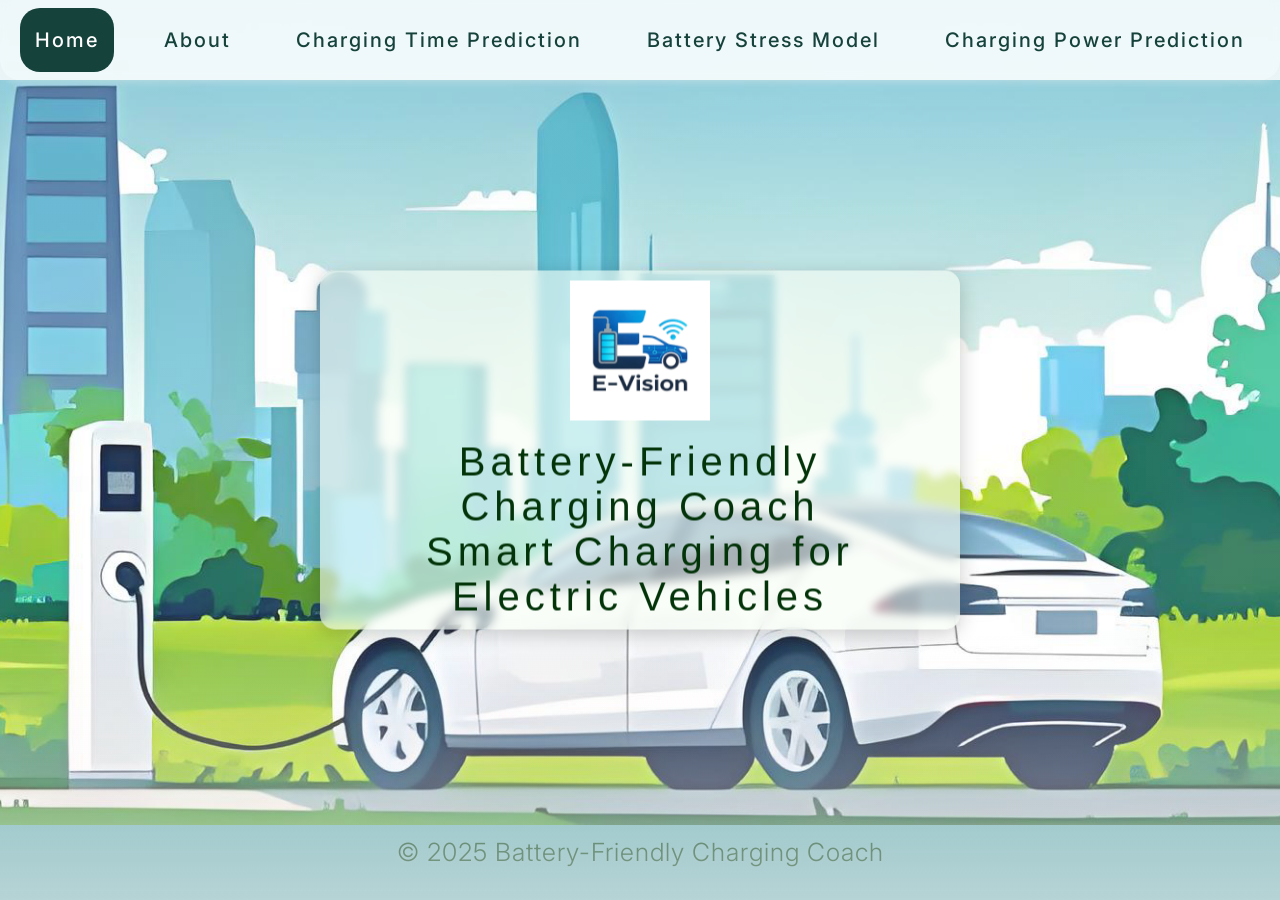
<file: index.html>
<!DOCTYPE html>
<html lang="en">
<head>
  <meta charset="UTF-8">
  <meta name="viewport" content="width=device-width, initial-scale=1.0">
  <title>Battery-Friendly Charging Coach</title>

  <!-- fontawesome -->
  <link rel="stylesheet" href="https://cdnjs.cloudflare.com/ajax/libs/font-awesome/6.0.0-beta3/css/all.min.css">

  <!-- stylesheet -->
  <link rel="stylesheet" href="/static/styles.css">
</head>
<body class="home">

  <header>
    <nav>
      <a class="nav-items active" href="/">Home</a>
      <a class="nav-items" href="/about">About</a>
      <a class="nav-items" href="/charging_time_prediction">Charging Time Prediction</a>
      <a class="nav-items" href="/battery_stress">Battery Stress Model</a>
      <a class="nav-items" href="/power_detection">Charging Power Prediction</a>
    </nav>
  </header>

  <div class="content">

    <div class="title">
      <div class="text-box"> <!-- 添加了文本框 -->
        <img src="/static/logo.jpg" alt="Battery-Friendly Logo" class="logo-img" style="width: 140px; height: auto;">
        <h3>Battery-Friendly Charging Coach</h3>
        <h3>Smart Charging for Electric Vehicles</h3>
      </div>
    </div>

    

   

    <div class="slider">
      <i class="fa-solid fa-chevron-left"></i>
      <i class="fa-solid fa-chevron-right"></i>
    </div>
  </div>
  <footer>
    <p>© 2025 Battery-Friendly Charging Coach</p>
  </footer>

</body>
</html>
</file>
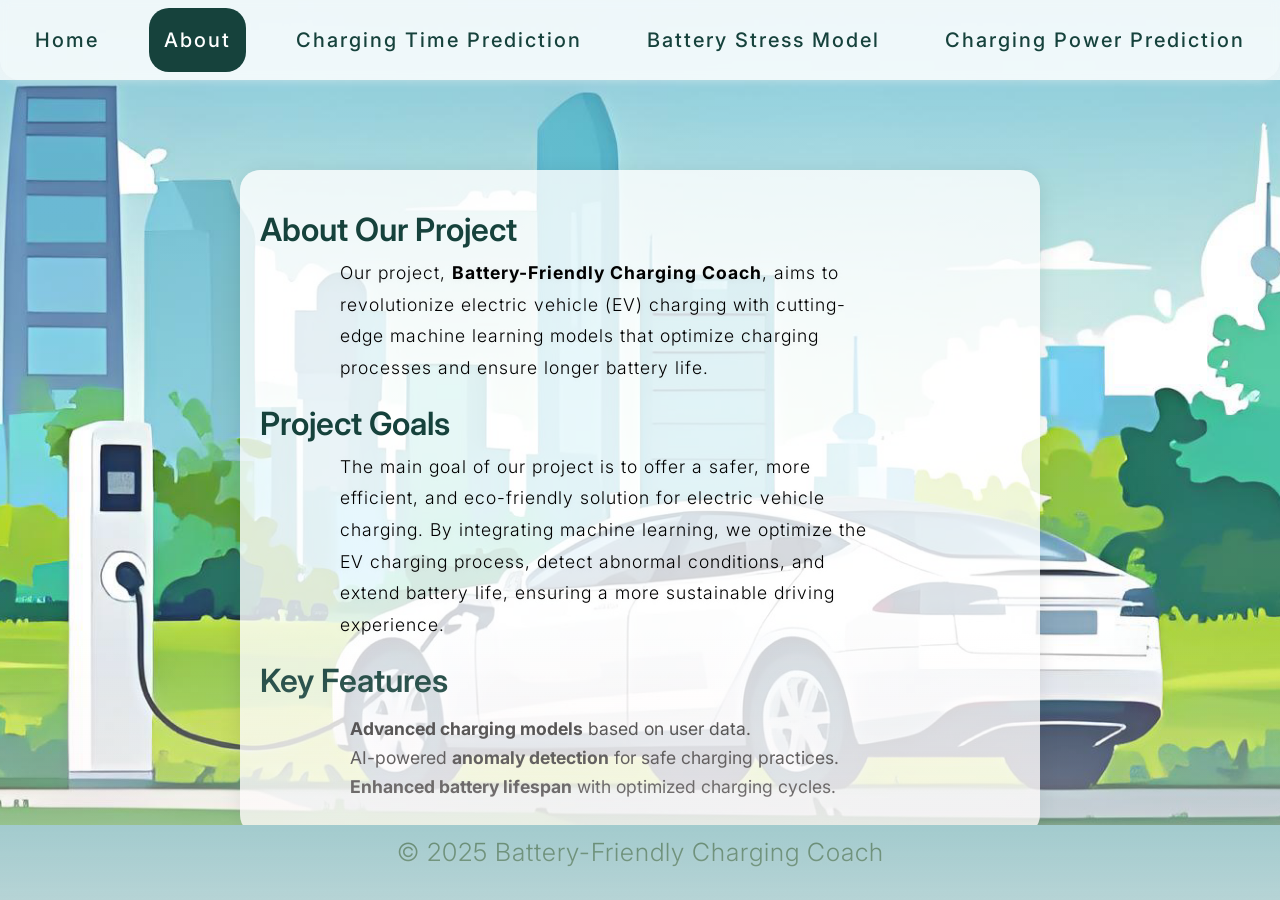
<file: about.html>
<!DOCTYPE html>
<html lang="en">
<head>
  <meta charset="UTF-8">
  <meta name="viewport" content="width=device-width, initial-scale=1.0">
  <title>About | Battery-Friendly Charging Coach</title>

  <!-- fontawesome -->
  <link rel="stylesheet" href="https://cdnjs.cloudflare.com/ajax/libs/font-awesome/6.0.0-beta3/css/all.min.css">

  <!-- stylesheet -->
  <link rel="stylesheet" href="/static/styles.css">
</head>
<body class="home">

  <!-- Header / Navigation Bar -->
  <header>
    <nav>
      <a class="nav-items " href="/">Home</a>
      <a class="nav-items active" href="/about">About</a>
      <a class="nav-items" href="/charging_time_prediction">Charging Time Prediction</a>
      <a class="nav-items" href="/battery_stress">Battery Stress Model</a>
      <a class="nav-items" href="/power_detection">Charging Power Prediction</a>
    </nav>
  </header>

  <!-- Main Content -->
  <div class="about-content" >
    
    <div class="text-box" style="position: relative;">
      
      <h3>About Our Project</h2>
      <p>
        Our project, <b>Battery-Friendly Charging Coach</b>, aims to revolutionize electric vehicle (EV) charging with cutting-edge machine learning models that optimize charging processes and ensure longer battery life.
      </p>
      <h3>Project Goals</h3>
      <p>
        The main goal of our project is to offer a safer, more efficient, and eco-friendly solution for electric vehicle charging. By integrating machine learning, we optimize the EV charging process, detect abnormal conditions, and extend battery life, ensuring a more sustainable driving experience.
      </p>
      <h3>Key Features</h3>
      <ul>
        <li><b>Advanced charging models</b> based on user data.</li>
        <li>AI-powered <b>anomaly detection</b> for safe charging practices.</li>
        <li><b>Enhanced battery lifespan</b> with optimized charging cycles.</li>
      </ul>
      
    </div>
  </div>

  <!-- Footer -->
  <footer>
    <p>© 2025 Battery-Friendly Charging Coach</p>
  </footer>

</body>
</html>
</file>
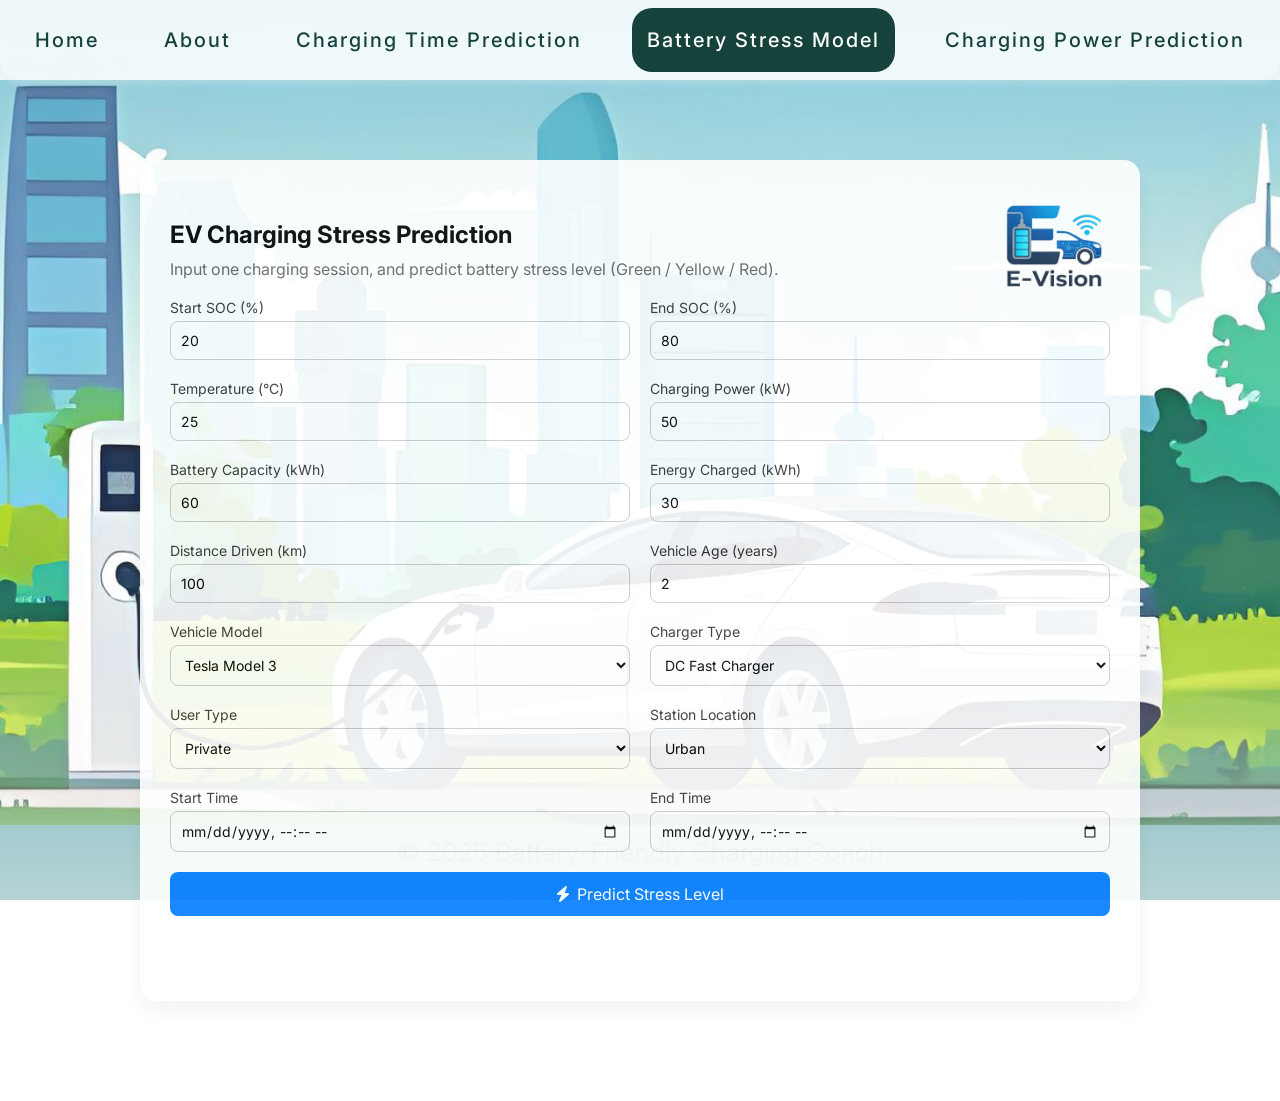
<file: battery_stress.html>
<!DOCTYPE html>
<html lang="en">
<head>
  <meta charset="UTF-8">
  <meta name="viewport" content="width=device-width, initial-scale=1.0">
  <title>EV Charging Stress Prediction</title>
  <link rel="stylesheet" href="https://cdnjs.cloudflare.com/ajax/libs/font-awesome/6.0.0-beta3/css/all.min.css">
  <link rel="stylesheet" href="/static/styles.css">
  <style>
    /* 给页面内的标题加顶部间距 */
    h1 {
      font-size: 24px;
      margin-top: 30px; /* 标题上方空出30px距离，可调整数值 */
      margin-bottom: 10px;
    }

    /* 如果有副标题，也可以一起调整 */
    .subtitle {
      color: #666;
      margin-bottom: 20px;
      margin-top: 10px; /* 副标题上方也可加间距 */
    }
    /* 重置默认样式，避免干扰 */
    * {
      margin: 0;
      padding: 0;
      box-sizing: border-box;
      pointer-events: auto !important; /* 强制启用交互 */
    }

   

    /* 导航栏：改为静态布局，避免遮挡 */
  

    

    nav a.active {
      background-color: #16423c;
      color: white;
    }

    /* 表单容器：彻底下移，确保不被遮挡 */
    .container {
      max-width: 1000px;
      margin: 100px auto;
      background: #ffffff;
      border-radius: 16px;
      padding: 30px;
      box-shadow: 0 10px 25px rgba(0,0,0,0.06);
      opacity: 0.9;
      position: relative;
      z-index: 1; /* 低于导航栏，但高于背景 */
    }

    h1 {
      font-size: 24px;
      margin-bottom: 10px;
    }

    .subtitle {
      color: #666;
      margin-bottom: 20px;
    }

    /* 表单布局：修复网格系统 */
    form {
      display: grid;
      grid-template-columns: 1fr 1fr;
      gap: 20px;
      margin-bottom: 20px;
    }

    .form-group {
      display: flex;
      flex-direction: column;
      gap: 5px;
    }

    label {
      font-size: 14px;
      color: #333;
    }

    /* 表单元素：强制启用交互 */
    select, input[type="number"], input[type="datetime-local"] {
      padding: 10px;
      border-radius: 8px;
      border: 1px solid #ccc;
      font-size: 14px;
      background-color: white;
      z-index: 100 !important; /* 下拉菜单层级最高 */
      position: relative;
    }

    /* 修复下拉菜单显示 */
    select {
      appearance: auto; /* 恢复原生下拉样式 */
      -webkit-appearance: menulist;
    }

    /* 按钮：确保可点击 */
    .btn {
      grid-column: span 2; /* 跨两列 */
      padding: 12px 20px;
      border-radius: 8px;
      border: none;
      background: #007bff;
      color: white;
      font-size: 16px;
      cursor: pointer;
      display: flex;
      justify-content: center;
      align-items: center;
      gap: 8px;
    }

    /* 结果区域 */
    .status {
      margin: 15px 0;
      padding: 10px;
      border-radius: 8px;
    }

    .status.error {
      background-color: #ffebee;
      color: #c53030;
    }

    .status.ok {
      background-color: #e8f5e9;
      color: #2e7d32;
    }

    .results {
      margin-top: 20px;
      padding-top: 20px;
      border-top: 1px solid #eee;
      display: none;
    }

    .result-grid {
      display: grid;
      grid-template-columns: repeat(3, 1fr);
      gap: 15px;
      margin-bottom: 20px;
    }

    .result-card {
      background: #f8fafc;
      padding: 15px;
      border-radius: 8px;
    }

    .result-label {
      font-size: 12px;
      color: #666;
      margin-bottom: 5px;
    }

    .result-value {
      font-size: 18px;
      font-weight: bold;
    }

    .unit {
      font-size: 12px;
      color: #999;
    }

    .badge {
      display: inline-flex;
      align-items: center;
      padding: 3px 8px;
      border-radius: 999px;
      font-size: 12px;
      font-weight: 600;
      color: #fff;
    }
    .badge.green { background: #16a34a; }
    .badge.yellow { background: #eab308; }
    .badge.red { background: #dc2626; }

    .probs-list {
      margin: 4px 0 0;
      padding: 0;
      list-style: none;
      font-size: 12px;
      color: #555;
    }

    .explanation {
      margin-top: 12px;
      font-size: 13px;
      line-height: 1.5;
      background: #f9fafb;
      border-radius: 10px;
      padding: 10px 12px;
      border: 1px dashed #e5e7eb;
    }

    .footer-hint {
      margin-top: 18px;
      font-size: 11px;
      color: #888;
    }

    footer {
      text-align: center;
      margin-top: 30px;
      color: #666;
      font-size: 12px;
    }
  </style>
</head>
<body class="home">

  <header>
    <nav>
      <a class="nav-items" href="/">Home</a>
      <a class="nav-items" href="/about">About</a>
      <a class="nav-items" href="/charging_time_prediction">Charging Time Prediction</a>
      <a class="nav-items active" href="/battery_stress">Battery Stress Model</a>
      <a class="nav-items" href="/power_detection">Charging Power Prediction</a>
    </nav>
  </header>

  <div class="container" style="position: relative;">
    <img 
    src="/static/logo.jpg" 
    alt="Battery-Friendly Logo" 
    style="position: absolute; top: 16px; right: 16px; width: 140px; height: auto; z-index: 10;"
    >
    <h1>EV Charging Stress Prediction</h1>
    <div class="subtitle">
      Input one charging session, and predict battery stress level (Green / Yellow / Red).
    </div>

    <form id="stress-form">
      <!-- SOC -->
      <div class="form-group">
        <label for="soc_start">Start SOC (%)</label>
        <input id="soc_start" type="number" min="0" max="100" value="20">
      </div>
      <div class="form-group">
        <label for="soc_end">End SOC (%)</label>
        <input id="soc_end" type="number" min="0" max="100" value="80">
      </div>
      
      <div class="form-group">
        <label for="temperature">Temperature (°C)</label>
        <input id="temperature" type="number" step="0.1" value="25">
      </div>
      <div class="form-group">
        <label for="charging_rate">Charging Power (kW)</label>
        <input id="charging_rate" type="number" step="0.1" value="50">
      </div>

      <div class="form-group">
        <label for="battery_capacity">Battery Capacity (kWh)</label>
        <input id="battery_capacity" type="number" step="0.1" value="60">
      </div>
      <div class="form-group">
        <label for="energy_consumed">Energy Charged (kWh)</label>
        <input id="energy_consumed" type="number" step="0.1" value="30">
      </div>

      <div class="form-group">
        <label for="distance_driven">Distance Driven (km)</label>
        <input id="distance_driven" type="number" step="1" value="100">
      </div>
      <div class="form-group">
        <label for="vehicle_age">Vehicle Age (years)</label>
        <input id="vehicle_age" type="number" step="0.5" min="0" value="2">
      </div>

      <div class="form-group">
        <label for="vehicle_model">Vehicle Model</label>
        <select id="vehicle_model">
          <option value="Tesla Model 3">Tesla Model 3</option>
          <option value="BMW i3">BMW i3</option>
          <option value="Hyundai Kona">Hyundai Kona</option>
          <option value="Chevy Bolt">Chevy Bolt</option>
          <option value="Nissan Leaf">Nissan Leaf</option>
        </select>
      </div>
      <div class="form-group">
        <label for="charger_type">Charger Type</label>
        <select id="charger_type">
          <option value="DC Fast Charger">DC Fast Charger</option>
          <option value="Level 2">Level 2</option>
          <option value="Level 1">Level 1</option>
        </select>
      </div>

      <div class="form-group">
        <label for="user_type">User Type</label>
        <select id="user_type">
          <option value="Private">Private</option>
          <option value="Taxi">Taxi</option>
          <option value="Ride-hailing">Ride-hailing</option>
          <option value="Fleet">Fleet</option>
        </select>
      </div>
      <div class="form-group">
        <label for="station_location">Station Location</label>
        <select id="station_location">
          <option value="Urban">Urban</option>
          <option value="Suburban">Suburban</option>
          <option value="Highway">Highway</option>
          <option value="Rural">Rural</option>
        </select>
      </div>

      <div class="form-group">
        <label for="start_time">Start Time</label>
        <input id="start_time" type="datetime-local">
      </div>
      <div class="form-group">
        <label for="end_time">End Time</label>
        <input id="end_time" type="datetime-local">
      </div>

      <button type="submit" class="btn">
        <i class="fas fa-bolt"></i> Predict Stress Level
      </button>
    </form>

    <div id="status" class="status"></div>

    <div id="results" class="results">
      <h2>Prediction Result</h2>
      <div class="result-grid">
        <div class="result-card">
          <div class="result-label">Stress Level</div>
          <div class="result-value" id="stress_level">
            -
          </div>
        </div>
        <div class="result-card">
          <div class="result-label">Probabilities</div>
          <ul class="probs-list" id="probs_list">
            <!-- filled by JS -->
          </ul>
        </div>
        <div class="result-card">
          <div class="result-label">Raw Explanation</div>
          <div class="result-value" id="short_summary">-</div>
        </div>
      </div>

      <div class="explanation" id="explanation_full"></div>

      <div class="footer-hint">
        Backend endpoint (expected): <code>POST http://127.0.0.1:5000/predict_stress</code><br>
        Request body: JSON with fields like <code>soc_start, soc_end, temperature, charging_rate, ...</code>
      </div>
    </div>
  </div>

  <footer>
    <p>© 2025 Battery-Friendly Charging Coach</p>
  </footer>

  <script>
    // 强制启用所有表单元素的交互
    document.querySelectorAll('select, input, button').forEach(el => {
      el.style.pointerEvents = 'auto';
      el.style.zIndex = '1000';
    });

    const form = document.getElementById("stress-form");
    const statusEl = document.getElementById("status");
    const resultsEl = document.getElementById("results");

    const levelEl = document.getElementById("stress_level");
    const probsListEl = document.getElementById("probs_list");
    const shortSummaryEl = document.getElementById("short_summary");
    const explanationEl = document.getElementById("explanation_full");

    function getBadgeClass(level) {
      if (!level) return "badge";
      const lv = String(level).toLowerCase();
      if (lv === "green") return "badge green";
      if (lv === "yellow") return "badge yellow";
      if (lv === "red") return "badge red";
      return "badge";
    }

    form.addEventListener("submit", async (e) => {
      e.preventDefault();

      statusEl.textContent = "Sending request to backend...";
      statusEl.className = "status";
      resultsEl.style.display = "none";

      // Build payload from form
      const payload = {
        soc_start: Number(document.getElementById("soc_start").value),
        soc_end: Number(document.getElementById("soc_end").value),
        temperature: Number(document.getElementById("temperature").value),
        charging_rate: Number(document.getElementById("charging_rate").value),
        battery_capacity: Number(document.getElementById("battery_capacity").value),
        energy_consumed: Number(document.getElementById("energy_consumed").value),
        distance_driven: Number(document.getElementById("distance_driven").value),
        vehicle_age: Number(document.getElementById("vehicle_age").value),
        vehicle_model: document.getElementById("vehicle_model").value,
        charger_type: document.getElementById("charger_type").value,
        user_type: document.getElementById("user_type").value,
        station_location: document.getElementById("station_location").value,
        start_time: document.getElementById("start_time").value,
        end_time: document.getElementById("end_time").value
      };

      try {
        const resp = await fetch('/predict_stress', {
          method: "POST",
          headers: {
            "Content-Type": "application/json"
          },
          body: JSON.stringify(payload)
        });

        const data = await resp.json();

        if (!resp.ok || data.error) {
          throw new Error(data.error || "Backend returned error");
        }

        const level = data.stress_level;
        const probs = data.probs || {};
        const explanation = data.explanation || "";

        // Stress level badge
        levelEl.innerHTML = `<span class="${getBadgeClass(level)}">${level}</span>`;

        // Probabilities list
        probsListEl.innerHTML = "";
        const ordered = ["Green", "Yellow", "Red"];
        ordered.forEach((cls) => {
          if (probs.hasOwnProperty(cls)) {
            const li = document.createElement("li");
            li.textContent = `${cls}: ${(probs[cls] * 100).toFixed(1)} %`;
            probsListEl.appendChild(li);
          }
        });

        // Explanation
        shortSummaryEl.textContent = level;
        explanationEl.textContent = explanation;

        resultsEl.style.display = "block";
        statusEl.textContent = "Prediction succeeded.";
        statusEl.className = "status ok";
      } catch (err) {
        console.error(err);
        statusEl.textContent = "Prediction failed: " + err.message;
        statusEl.className = "status error";
        resultsEl.style.display = "none";
      }
    });
  </script>
</body>
</html>
</file>
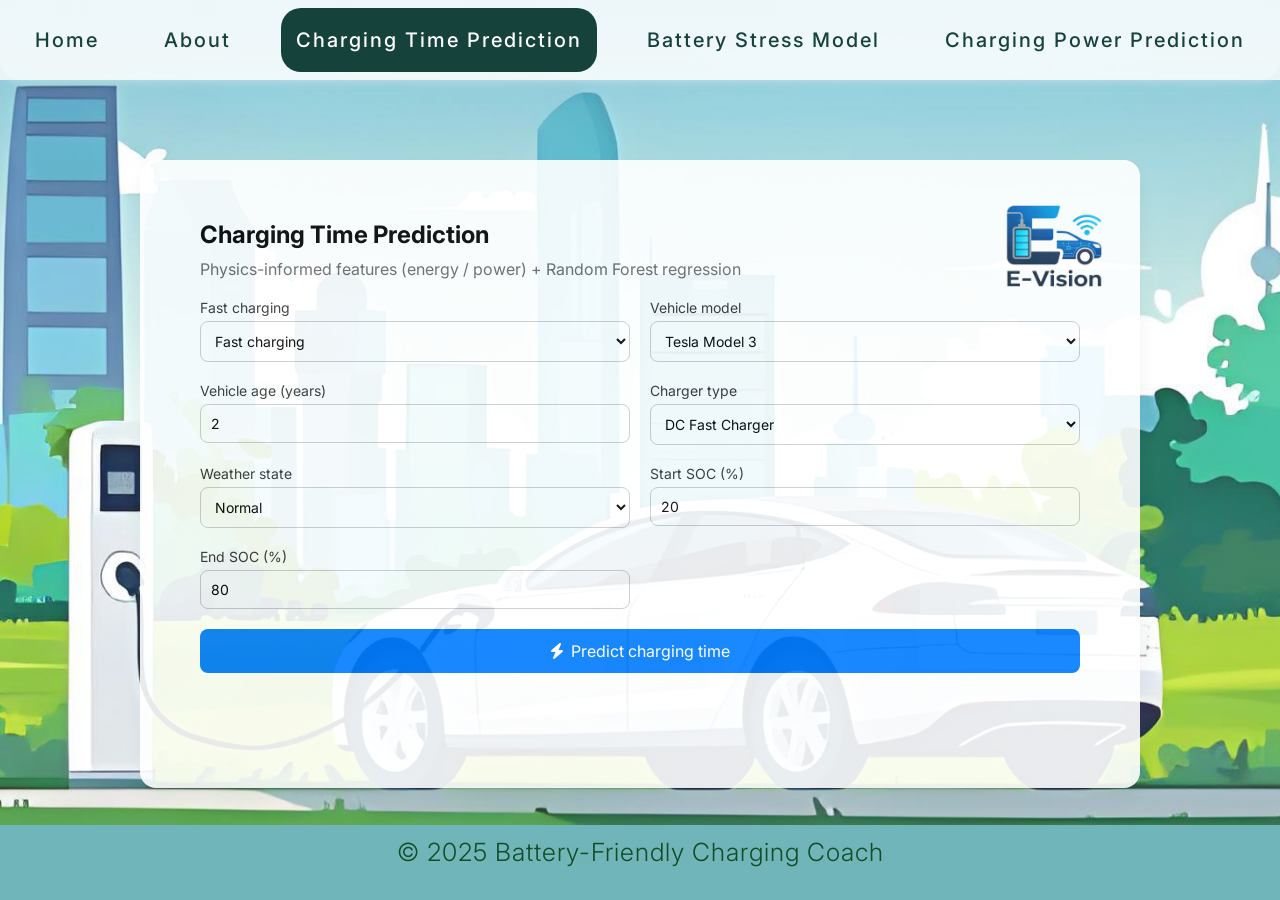
<file: charging_time_prediction.html>
<!DOCTYPE html>
<html lang="en">
<head>
  <meta charset="UTF-8">
  <meta name="viewport" content="width=device-width, initial-scale=1.0">
  <title>Charging Time Prediction DEMO</title>
  <link rel="stylesheet" href="https://cdnjs.cloudflare.com/ajax/libs/font-awesome/6.0.0-beta3/css/all.min.css">
  <link rel="stylesheet" href="/static/styles.css">
  <style>
    /* 重置默认样式，避免干扰 */
    * {
      margin: 0;
      padding: 0;
      box-sizing: border-box;
      pointer-events: auto !important; /* 强制启用交互 */
    }

   

    body::after {
    display: none !important;
    }

    /* 导航栏：改为静态布局，避免遮挡 */
   
    

    nav a.active {
      background-color: #16423c;
      color: white;
    }

    /* 表单容器：彻底下移，确保不被遮挡 */
    .container {
      max-width: 1000px;
      margin: 100px auto;
      background: #ffffff;
      border-radius: 16px;
      padding: 60px;
      box-shadow: 0 10px 25px rgba(0,0,0,0.06);
      opacity: 0.9;
      position: relative;
      z-index: 1; /* 低于导航栏，但高于背景 */
    }

    h1 {
      font-size: 24px;
      margin-bottom: 10px;
    }

    .subtitle {
      color: #666;
      margin-bottom: 20px;
    }

    /* 表单布局：修复网格系统 */
    form {
      display: grid;
      grid-template-columns: 1fr 1fr;
      gap: 20px;
      margin-bottom: 20px;
    }

    .form-group {
      display: flex;
      flex-direction: column;
      gap: 5px;
    }

    label {
      font-size: 14px;
      color: #333;
    }

    /* 表单元素：强制启用交互 */
    select, input[type="number"] {
      padding: 10px;
      border-radius: 8px;
      border: 1px solid #ccc;
      font-size: 14px;
      background-color: white;
      z-index: 100 !important; /* 下拉菜单层级最高 */
      position: relative;
    }

    /* 修复下拉菜单显示 */
    select {
      appearance: auto; /* 恢复原生下拉样式 */
      -webkit-appearance: menulist;
    }

    /* 按钮：确保可点击 */
    .btn {
      grid-column: span 2; /* 跨两列 */
      padding: 12px 20px;
      border-radius: 8px;
      border: none;
      background: #007bff;
      color: white;
      font-size: 16px;
      cursor: pointer;
      display: flex;
      justify-content: center;
      align-items: center;
      gap: 8px;
    }

    /* 结果区域 */
    .status {
      margin: 15px 0;
      padding: 10px;
      border-radius: 8px;
    }

    .status.error {
      background-color: #ffebee;
      color: #c53030;
    }

    .status.ok {
      background-color: #e8f5e9;
      color: #2e7d32;
    }

    .results {
      margin-top: 20px;
      padding-top: 20px;
      border-top: 1px solid #eee;
    }

    .result-grid {
      display: grid;
      grid-template-columns: repeat(3, 1fr);
      gap: 15px;
      margin-bottom: 20px;
    }

    .result-card {
      background: #f8fafc;
      padding: 15px;
      border-radius: 8px;
    }

    .result-label {
      font-size: 12px;
      color: #666;
      margin-bottom: 5px;
    }

    .result-value {
      font-size: 18px;
      font-weight: bold;
    }

    .unit {
      font-size: 12px;
      color: #999;
    }

    .bars {
      background: #f9fafb;
      padding: 15px;
      border-radius: 8px;
      margin-top: 20px;
    }

    .bar-row {
      display: flex;
      align-items: center;
      gap: 10px;
      margin: 10px 0;
    }

    .bar-label {
      width: 80px;
      font-size: 12px;
      text-align: right;
    }

    .bar-track {
      flex: 1;
      height: 12px;
      background: #e5e7eb;
      border-radius: 6px;
      overflow: hidden;
    }

    .bar-fill-base {
      height: 100%;
      background: #93c5fd;
      width: 0;
      transition: width 0.3s;
    }

    .bar-fill-pred {
      height: 100%;
      background: #34d399;
      width: 0;
      transition: width 0.3s;
    }

    .bar-number {
      width: 80px;
      font-size: 12px;
    }

    footer {
      text-align: center;
      margin-top: 30px;
      color: #666;
      font-size: 12px;
    }
  </style>
</head>
<body class="home">

  <header>
    <nav>
      <a class="nav-items" href="/">Home</a>
      <a class="nav-items" href="/about">About</a>
      <a class="nav-items active" href="/charging_time_prediction">Charging Time Prediction</a>
      <a class="nav-items" href="/battery_stress">Battery Stress Model</a>
      <a class="nav-items" href="/power_detection">Charging Power Prediction</a>
    </nav>
  </header>

  <div class="container" style="position: relative;">
    <img 
    src="/static/logo.jpg" 
    alt="Battery-Friendly Logo" 
    style="position: absolute; top: 16px; right: 16px; width: 140px; height: auto; z-index: 10;"
    >
    <h1>Charging Time Prediction </h1>
    <div class="subtitle">Physics-informed features (energy / power) + Random Forest regression</div>

    <form id="predict-form">
      <div class="form-group">
        <label for="is_fast">Fast charging</label>
        <select id="is_fast">
          <option value="1">Fast charging</option>
          <option value="0">Normal charging</option>
        </select>
      </div>

      <div class="form-group">
        <label for="vehicle_model">Vehicle model</label>
        <select id="vehicle_model">
          <option value="Tesla Model 3">Tesla Model 3</option>
          <option value="BMW i3">BMW i3</option>
          <option value="Hyundai Kona">Hyundai Kona</option>
          <option value="Chevy Bolt">Chevy Bolt</option>
          <option value="Nissan Leaf">Nissan Leaf</option>
        </select>
      </div>

      <div class="form-group">
        <label for="vehicle_age">Vehicle age (years)</label>
        <input id="vehicle_age" type="number" step="0.5" min="0" value="2">
      </div>

      <div class="form-group">
        <label for="charger_type">Charger type</label>
        <select id="charger_type">
          <option value="DC Fast Charger">DC Fast Charger</option>
          <option value="Level 2">Level 2</option>
          <option value="Level 1">Level 1</option>
        </select>
      </div>

      <div class="form-group">
        <label for="weather">Weather state</label>
        <select id="weather">
          <option value="normal">Normal</option>
          <option value="cold">Cold</option>
          <option value="hot">Hot</option>
        </select>
      </div>

      <div class="form-group">
        <label for="soc_start">Start SOC (%)</label>
        <input id="soc_start" type="number" min="0" max="100" value="20">
      </div>

      <div class="form-group">
        <label for="soc_end">End SOC (%)</label>
        <input id="soc_end" type="number" min="0" max="100" value="80">
      </div>

      <button type="submit" class="btn">
        <i class="fas fa-bolt"></i> Predict charging time
      </button>
    </form>

    <div id="status" class="status"></div>

    <div id="results" class="results" style="display: none;">
      <h2>Prediction results</h2>
      <div class="result-grid">
        <div class="result-card">
          <div class="result-label">Final predicted charging time</div>
          <div class="result-value" id="pred_hours">-</div>
          <span class="unit">hours</span>
        </div>
        <div class="result-card">
          <div class="result-label">Physics baseline time T_base</div>
          <div class="result-value" id="base_hours">-</div>
          <span class="unit">hours</span>
        </div>
        <div class="result-card">
          <div class="result-label">Correction factor k</div>
          <div class="result-value" id="k_factor">-</div>
        </div>
        <div class="result-card">
          <div class="result-label">Required energy E_need</div>
          <div class="result-value" id="energy_need">-</div>
          <span class="unit">kWh</span>
        </div>
        <div class="result-card">
          <div class="result-label">Nominal charging power P_nominal</div>
          <div class="result-value" id="nominal_power">-</div>
          <span class="unit">kW</span>
        </div>
      </div>

      <div class="bars">
        <div class="bars-title">Time comparison (baseline vs prediction)</div>
        <div class="bar-row">
          <div class="bar-label">T_base</div>
          <div class="bar-track">
            <div class="bar-fill-base" id="bar-base"></div>
          </div>
          <div class="bar-number" id="base-num">-</div>
        </div>
        <div class="bar-row">
          <div class="bar-label">T_pred</div>
          <div class="bar-track">
            <div class="bar-fill-pred" id="bar-pred"></div>
          </div>
          <div class="bar-number" id="pred-num">-</div>
        </div>
        <div class="tips">
          Bar length represents relative size, not an absolute time scale.
        </div>
      </div>
    </div>
  </div>

  <footer>
    <p>© 2025 Battery-Friendly Charging Coach</p>
  </footer>

  <script>
    // 强制启用所有表单元素的交互
    document.querySelectorAll('select, input, button').forEach(el => {
      el.style.pointerEvents = 'auto';
      el.style.zIndex = '1000';
    });

    // 表单提交逻辑
    document.getElementById('predict-form').addEventListener('submit', async (e) => {
      e.preventDefault();
      const statusEl = document.getElementById('status');
      const resultsEl = document.getElementById('results');
      
      // 清空状态
      statusEl.textContent = 'Processing...';
      statusEl.className = 'status';
      resultsEl.style.display = 'none';

      // 收集表单数据
      const payload = {
        is_fast_charging: Number(document.getElementById('is_fast').value),
        vehicle_model: document.getElementById('vehicle_model').value,
        vehicle_age: Number(document.getElementById('vehicle_age').value),
        charger_type: document.getElementById('charger_type').value,
        weather: document.getElementById('weather').value,
        soc_start: Number(document.getElementById('soc_start').value),
        soc_end: Number(document.getElementById('soc_end').value)
      };

      try {
        // 发送请求到后端（验证连接）
        const response = await fetch('/predict', {
          method: 'POST',
          headers: {
              'Content-Type': 'application/json',
          },
          body: JSON.stringify(payload),
        });

        const data = await response.json();

        if (!response.ok) {
          throw new Error(data.error || 'Backend error');
        }

        // 显示结果
        document.getElementById('pred_hours').textContent = data.predicted_hours?.toFixed(2) || '-';
        document.getElementById('base_hours').textContent = data.base_hours?.toFixed(2) || '-';
        document.getElementById('k_factor').textContent = data.correction_factor?.toFixed(2) || '-';
        document.getElementById('energy_need').textContent = data.energy_to_charge?.toFixed(2) || '-';
        document.getElementById('nominal_power').textContent = data.nominal_power?.toFixed(2) || '-';

        // 更新进度条
        const maxVal = Math.max(data.predicted_hours || 0, data.base_hours || 0, 0.01);
        document.getElementById('bar-base').style.width = `${(data.base_hours / maxVal) * 100}%`;
        document.getElementById('bar-pred').style.width = `${(data.predicted_hours / maxVal) * 100}%`;
        document.getElementById('base-num').textContent = `${data.base_hours?.toFixed(2) || '-'} h`;
        document.getElementById('pred-num').textContent = `${data.predicted_hours?.toFixed(2) || '-'} h`;

        resultsEl.style.display = 'block';
        statusEl.textContent = 'Prediction successful!';
        statusEl.className = 'status ok';

      } catch (error) {
        console.error('Error:', error);
        statusEl.textContent = `Error: ${error.message}`;
        statusEl.className = 'status error';
      }
    });
  </script>
</body>
</html>
</file>
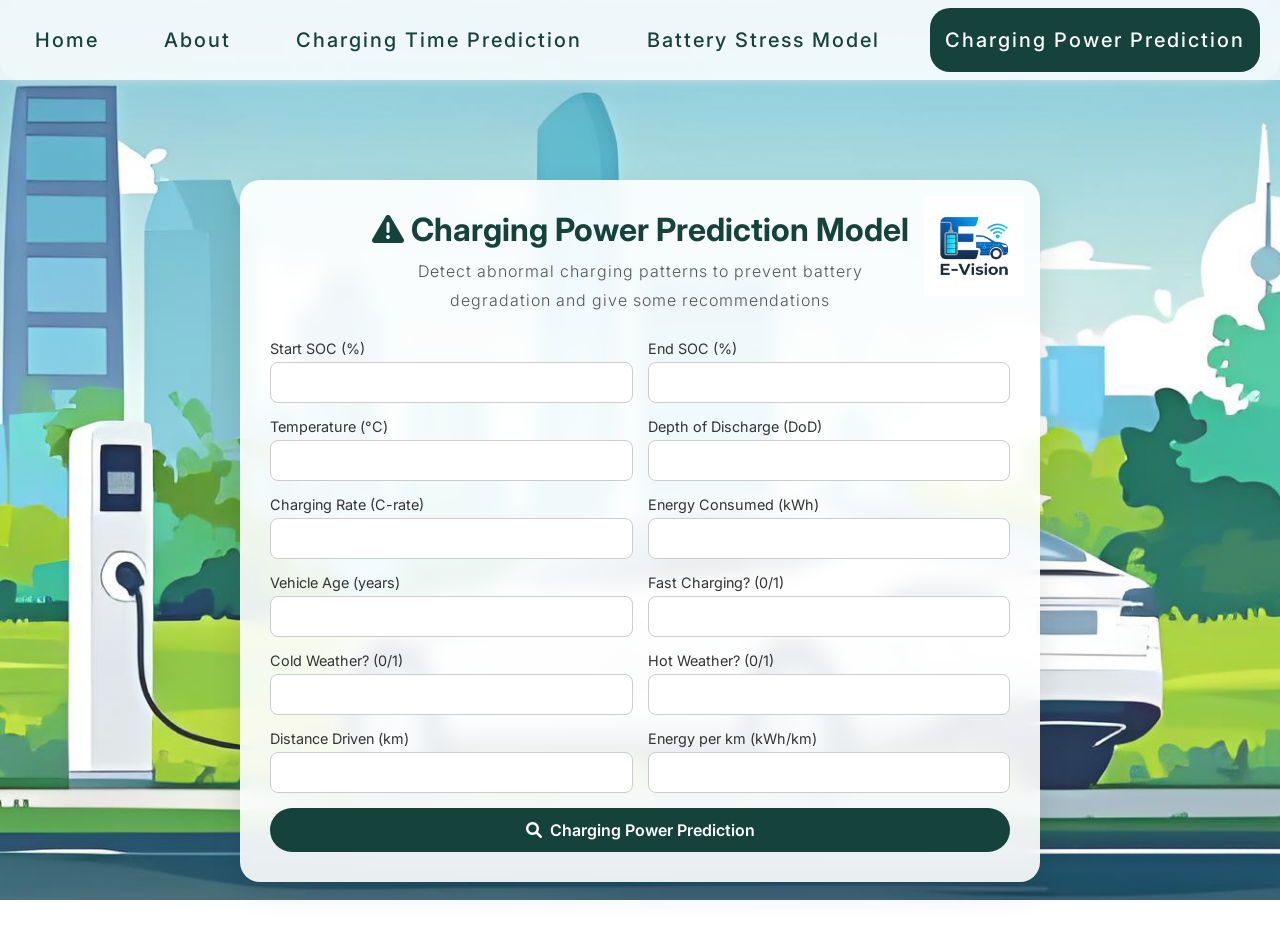
<file: power_detection.html>
<!DOCTYPE html>
<html lang="en">
<head>
  <meta charset="UTF-8">
  <meta name="viewport" content="width=device-width, initial-scale=1.0">
  <title>Charging power recommandation - Battery-Friendly Charging Coach</title>

  <!-- Font Awesome -->
  <link rel="stylesheet" href="https://cdnjs.cloudflare.com/ajax/libs/font-awesome/6.0.0-beta3/css/all.min.css">
  <link rel="stylesheet" href="/static/styles.css">

  <style>
    body {
      overflow: auto !important;
      background-color: #f0f9f4;
    }

    body::after {
      display: none !important;
    }

    .main-content {
      max-width: 800px;
      margin: 120px auto 60px;
      background: rgba(255, 255, 255, 0.9);
      padding: 30px;
      border-radius: 20px;
      box-shadow: 0 10px 30px rgba(0, 0, 0, 0.1);
      backdrop-filter: blur(10px);
      position: relative;
      z-index: 2;
    }

    .page-title {
      text-align: center;
      margin-bottom: 25px;
      color: #16423c;
    }

    .page-title h1 {
      font-size: 2rem;
      font-weight: 700;
    }

    .page-title p {
      font-size: 1rem;
      color: #555;
      margin-top: 8px;
    }

    /* 表单样式 */
    form {
      display: grid;
      grid-template-columns: repeat(2, 1fr);
      gap: 15px;
      margin-top: 20px;
    }

    @media (max-width: 768px) {
      form {
        grid-template-columns: 1fr;
      }
    }

    .form-group {
      display: flex;
      flex-direction: column;
      gap: 5px;
    }

    label {
      font-size: 0.9rem;
      color: #333;
    }

    input[type="number"] {
      padding: 10px;
      border: 1px solid #ccc;
      border-radius: 8px;
      font-size: 0.95rem;
    }

    button.submit-btn {
      grid-column: span 2;
      padding: 12px 20px;
      background: #16423c;
      color: white;
      font-size: 1rem;
      font-weight: 600;
      border: none;
      border-radius: 50px;
      cursor: pointer;
      transition: all 0.3s ease;
      display: flex;
      justify-content: center;
      align-items: center;
      gap: 8px;
    }

    button.submit-btn:hover {
      background: #2ca01f;
    }

    #result {
      margin-top: 25px;
      padding: 20px;
      background: #e8f5e9;
      border-radius: 12px;
      display: none;
    }

    #result.show {
      display: block;
    }

    #result h3 {
      color: #16423c;
      margin-bottom: 10px;
    }

    #result p {
      margin: 5px 0;
      line-height: 1.5;
    }

    .highlight {
      font-weight: bold;
      color: #d32f2f;
    }

    .safe {
      color: #2e7d32;
    }

    
  </style>
</head>
<body class="home">

  <header>
    <nav>
      <a class="nav-items" href="/">Home</a>
      <a class="nav-items" href="/about">About</a>
      <a class="nav-items" href="/charging_time_prediction">Charging Time Prediction</a>
      <a class="nav-items" href="/battery_stress">Battery Stress Model</a>
      <a class="nav-items active" href="/power_detection">Charging Power Prediction</a>
    </nav>
  </header>

  <div class="main-content" >
    <div class="page-title">
      <h1><i class="fas fa-exclamation-triangle"></i> Charging Power Prediction Model</h1>
      <img 
        src="/static/logo.jpg" 
        alt="Battery-Friendly Logo" 
        style="position: absolute; top: 16px; right: 16px; width: 100px; height: auto; z-index: 10;"
      >   
      <p>Detect abnormal charging patterns to prevent battery degradation and give some recommendations</p>
    </div>

    <form id="anomalyForm">
      <div class="form-group">
        <label for="soc_start">Start SOC (%)</label>
        <input type="number" id="soc_start" name="soc_start" step="0.01" min="0" max="100" required>
      </div>
      <div class="form-group">
        <label for="soc_end">End SOC (%)</label>
        <input type="number" id="soc_end" name="soc_end" step="0.01" min="0" max="100" required>
      </div>
      <div class="form-group">
        <label for="temperature">Temperature (°C)</label>
        <input type="number" id="temperature" name="temperature" step="0.1" required>
      </div>
      <div class="form-group">
        <label for="dod">Depth of Discharge (DoD)</label>
        <input type="number" id="dod" name="dod" step="0.01" min="0" max="1" required>
      </div>
      <div class="form-group">
        <label for="charging_rate">Charging Rate (C-rate)</label>
        <input type="number" id="charging_rate" name="charging_rate" step="0.01" required>
      </div>
      <div class="form-group">
        <label for="energy_consumed">Energy Consumed (kWh)</label>
        <input type="number" id="energy_consumed" name="energy_consumed" step="0.01" required>
      </div>
      <div class="form-group">
        <label for="vehicle_age">Vehicle Age (years)</label>
        <input type="number" id="vehicle_age" name="vehicle_age" step="1" min="0" required>
      </div>
      <div class="form-group">
        <label for="is_fast_charging">Fast Charging? (0/1)</label>
        <input type="number" id="is_fast_charging" name="is_fast_charging" min="0" max="1" step="1" required>
      </div>
      <div class="form-group">
        <label for="is_cold_weather">Cold Weather? (0/1)</label>
        <input type="number" id="is_cold_weather" name="is_cold_weather" min="0" max="1" step="1" required>
      </div>
      <div class="form-group">
        <label for="is_hot_weather">Hot Weather? (0/1)</label>
        <input type="number" id="is_hot_weather" name="is_hot_weather" min="0" max="1" step="1" required>
      </div>
      <div class="form-group">
        <label for="distance_driven">Distance Driven (km)</label>
        <input type="number" id="distance_driven" name="distance_driven" step="0.01" required>
      </div>
      <div class="form-group">
        <label for="energy_per_km">Energy per km (kWh/km)</label>
        <input type="number" id="energy_per_km" name="energy_per_km" step="0.0001" required>
      </div>

      <button type="submit" class="submit-btn">
        <i class="fas fa-search"></i> Charging Power Prediction
      </button>
    </form>

    <div id="result" class="result-box">
        <h3>Recommendation Result:</h3>
        <div style="background:#f8f9fa; padding:20px; border-radius:10px; margin-top:15px; font-size:0.9rem; line-height:1.6;">
            <p style="margin:8px 0; color:#4a90e2; font-weight:500;">
                <span style="color:#555;">Recommended charging power</span> : 
                <span id="recommended_power">—</span>
            </p>
            <p style="margin:8px 0; color:#4a90e2; font-weight:500;">
                <span style="color:#555;">Current power</span> : 
                <span id="current_power">—</span>
            </p>
            <p style="margin:8px 0; color:#4a90e2; font-weight:500;">
                <span style="color:#555;">Power change</span> : 
                <span id="power_change">—</span>
            </p>
            <p style="margin:8px 0; color:#4a90e2; font-weight:500;">
                <span style="color:#555;">Recommended strategy</span> : 
                <span id="strategy">—</span>
            </p>
            <p style="margin:8px 0; color:#4a90e2; font-weight:500;">
                <span style="color:#555;">Charging suggestion</span> : 
                <span id="charger_suggestion">—</span>
            </p>
        </div>
    </div>

  

  <script>
    document.getElementById('anomalyForm').addEventListener('submit', async (e) => {
        e.preventDefault();

        const formData = new FormData(e.target);
        const payload = {};
        for (let [key, value] of formData.entries()) {
            payload[key] = parseFloat(value);
        }

        try {
            const response = await fetch('/predict_anomaly', {
                method: 'POST',
                headers: { 'Content-Type': 'application/json' },
                body: JSON.stringify(payload)
            });

            if (!response.ok) throw new Error(`Server error: ${response.status}`);

            const result = await response.json();

    // Helper to format number or show "—"
            const fmt = (val, unit = 'kW') => val !== null && val !== undefined ? `${val} ${unit}` : '—';

    // Update fields
            document.getElementById('recommended_power').textContent = fmt(result.recommended_power_kW);
            document.getElementById('current_power').textContent = fmt(result.current_power_kW);

    // Handle power change with sign and color
            const powerChangeEl = document.getElementById('power_change');
            if (result.power_change_kW !== null && result.power_change_kW !== undefined) {
                const change = result.power_change_kW;
                powerChangeEl.textContent = `${change >= 0 ? '+' : ''}${change} kW`;
                powerChangeEl.style.color = change >= 0 ? '#27ae60' : '#e74c3c';
            } else {
                powerChangeEl.textContent = '—';
                powerChangeEl.style.color = '#555';
            }

            document.getElementById('strategy').textContent = result.strategy || '—';
            document.getElementById('charger_suggestion').textContent = result.charger_suggestion || '—';

    // Show result box
            document.getElementById('result').classList.add('show');

        } catch (err) {
            console.error('Error:', err);
            alert('Failed to get recommendation: ' + err.message);
        }
    });
    </script>
    
</body>
</html>
</file>
<file: static/styles.css>
/* ============ 全局基础 ============ */
@import url('https://fonts.googleapis.com/css2?family=Inter:ital,opsz,wght@0,14..32,100..900;1,14..32,100..900&display=swap');

* {
  padding: 0;
  margin: 0;
  border: none;
  outline: none;
  font-family: "Inter", sans-serif;
  box-sizing: border-box;
}

/* 关键：允许页面滚动，否则手机无法滑动 */
body {
  background-color: #f0f9f4;
  overflow-x: hidden;
  overflow-y: auto; /* 必须有，否则手机不能滑动 */
}

/* =================== 桌面端样式（默认） =================== */

header {
  position: absolute;
  top: 0;
  z-index: 10;
  width: 100%;
  display: flex;
  justify-content: center;
  align-items: center;
  background-color: rgba(255, 255, 255, 0.8);
}

nav {
  display: flex;
  align-items: center;
  justify-content: space-evenly;
  gap: 15px;
  padding: 40px 0;
  height: 50px;
  background-color: rgba(255, 255, 255, 0.3);
  border-bottom-left-radius: 20px;
  border-bottom-right-radius: 20px;
  backdrop-filter: blur(5px);
  box-shadow: 0 2px 8px rgba(241, 240, 240, 0.4);
  width: 100%;
  white-space: nowrap;
}

nav a {
  font-size: 20px;
  font-weight: 500;
  letter-spacing: 2px;
  color: #16423c;
  padding: 20px 15px;
  border-radius: 20px;
  cursor: pointer;
  transition: all 0.3s;
  text-decoration: none;
}

nav a.active,
nav a:hover {
  background-color: #16423c;
  color: white;
}

nav:hover > a:not(:hover) {
  background-color: transparent;
  color: #2ca01f;
}

/* 首页背景 */
body.home {
  background: 
    linear-gradient(rgba(255, 255, 255, 0.1), rgba(255, 255, 255, 0.1)), 
    url(/static/car.png); 
  background-size: cover;
  background-position: center top;
  background-attachment: fixed;
  padding-top: 60px;
  overflow-y: auto
}

body.home::after {
  content: '';
  position: absolute;
  top: 0;
  bottom: 0;
  right: 0;
  left: 0;
  background: linear-gradient(transparent 70%, rgba(252, 242, 242, 0.5));
}

/* 标题区域 */
.title {
  position: absolute;
  top: 50%;
  left: 50%;
  transform: translate(-50%, -50%);
  text-align: center;
  z-index: 2;
}

.title .text-box {
  background: rgba(247, 253, 246, 0.6);
  border-radius: 15px;
  padding: 10px 50px;
  box-shadow: 0 4px 20px rgba(0, 0, 0, 0.2);
  backdrop-filter: blur(5px);
  display: inline-block;
  opacity: 0;
  animation: bottomInTextBox 1.5s ease-out forwards;
}

@keyframes bottomInTextBox {
  from { transform: translateY(50px); opacity: 0; }
  to { transform: translateY(0); opacity: 1; }
}

.title img.logo-img {
  width: 140px;
  height: auto;
  margin-bottom: 15px;
}

.title h3 {
  font-size: 2.5rem;
  font-weight: 400;
  letter-spacing: 5px;
  color: rgb(3, 51, 8);
  margin: 0;
  font-family: 'Roboto', sans-serif;
}

.title h1 {
  font-size: 12rem;
  font-weight: 800;
  letter-spacing: 50px;
  text-transform: uppercase;
  color: white;
  margin: -20px 0;
}

p {
  font-size: 25px;
  font-weight: 300;
  letter-spacing: 1px;
  line-height: 1.8;
  color: rgba(157, 244, 157, 0.7);
  width: 70%;
  text-align: center;
  text-shadow: 0 1px 5px rgba(194, 193, 193, 0.2);
  margin: 0 auto 20px;
}

.info-wrap {
  width: 100%;
  display: flex;
  justify-content: center;
  position: absolute;
  bottom: 3%;
  z-index: 1;
}

.slider {
  position: absolute;
  top: 50%;
  width: 100%;
  display: flex;
  justify-content: space-between;
}

.slider i {
  display: none;
}

/* About 页面样式（保持不变） */
.about-content {
  margin-top: 100px;
  padding: 10px;
  text-align: center;
}

.about-content .text-box {
  background: rgba(255, 255, 255, 0.8);
  border-radius: 20px;
  padding: 20px;
  box-shadow: 0 4px 20px rgba(0, 0, 0, 0.1);
  max-width: 800px;
  margin: 0 auto;
  text-align: left;
}

.about-content h2 {
  font-size: 3rem;
  font-weight: 700;
  color: #16423c;
  margin-bottom: 20px;
}

.about-content h3 {
  font-size: 2rem;
  font-weight: 600;
  color: #16423c;
  margin-top: 20px;
}

.about-content p {
  font-size: 1.1rem;
  color: #000000;
  line-height: 1.8;
  margin: 8px 80px;
  text-align: left;
}

/* 动画 */
@keyframes slideInFromBottom {
  from { transform: translateY(50px); opacity: 0; }
  to { transform: translateY(0); opacity: 1; }
}

.about-content ul {
  list-style-type: none;
  padding: 10px;
  animation: slideInFromBottom 1.2s ease-out forwards;
}

.about-content ul li {
  font-size: 1.1rem;
  color: #333;
  margin: 8px 80px;
  text-align: left;
  animation: slideInFromBottom 1.5s ease-out forwards;
  animation-delay: 0.2s;
}

.cta {
  margin-top: 40px;
}

.cta button {
  padding: 15px 30px;
  background-color: #70b5b9;
  border: none;
  color: white;
  font-size: 18px;
  font-weight: bold;
  border-radius: 50px;
  cursor: pointer;
  transition: all 0.3s ease;
}

.cta button:hover {
  background-color: #4d9f5b;
}

footer {
  background-color: #70b5b9;
  color: white;
  text-align: center;
  padding: 5px 0;
  position: fixed;
  bottom: 0;
  width: 100%;
}

footer p {
  color: #0c4f29;
}

/* =================== 移动端响应式优化 =================== */
@media (max-width: 768px) {
  /* 修复背景图拉伸 */
  body.home {
    background-size: cover !important;
    background-position: center top !important;
  }

  /* 导航栏：缩小字号，增加间距 */
  nav {
    flex-wrap: wrap;
    justify-content: center;
    gap: 10px;
    padding: 20px 10px;
    height: auto;
    border-radius: 12px;
    background-color: rgba(255, 255, 255, 0.9) !important;
  }

  nav a {
    font-size: 14px !important;
    padding: 8px 12px !important;
    min-width: auto;
  }

  /* 标题：大幅缩小，防止换行 */
  .title h1 {
    font-size: 3.5rem !important;
    letter-spacing: 10px !important;
    margin: -10px 0 !important;
  }

  .title h3 {
    font-size: 1.4rem !important;
    letter-spacing: 2px !important;
  }

  .title .text-box {
    padding: 10px 20px !important;
    border-radius: 12px !important;
    width: 85% !important;
    max-width: 300px !important;
    margin: 0 auto;
  }

  .title img.logo-img {
    width: 100px !important;
    margin-bottom: 10px !important;
  }

  /* 文字内容 */
  p {
    font-size: 15px !important;
    width: 90% !important;
    line-height: 1.6 !important;
  }

  /* 底部信息 */
  .info-wrap {
    bottom: 5% !important;
  }

  /* CTA 按钮 */
  .cta {
    bottom: 10% !important;
  }

  .cta button {
    font-size: 16px !important;
    height: 40px !important;
    width: 200px !important;
  }

  /* Footer 改为相对定位，避免遮挡 */
  footer {
    position: relative !important;
    bottom: auto !important;
    padding: 12px 0 !important;
  }
}
</file>
